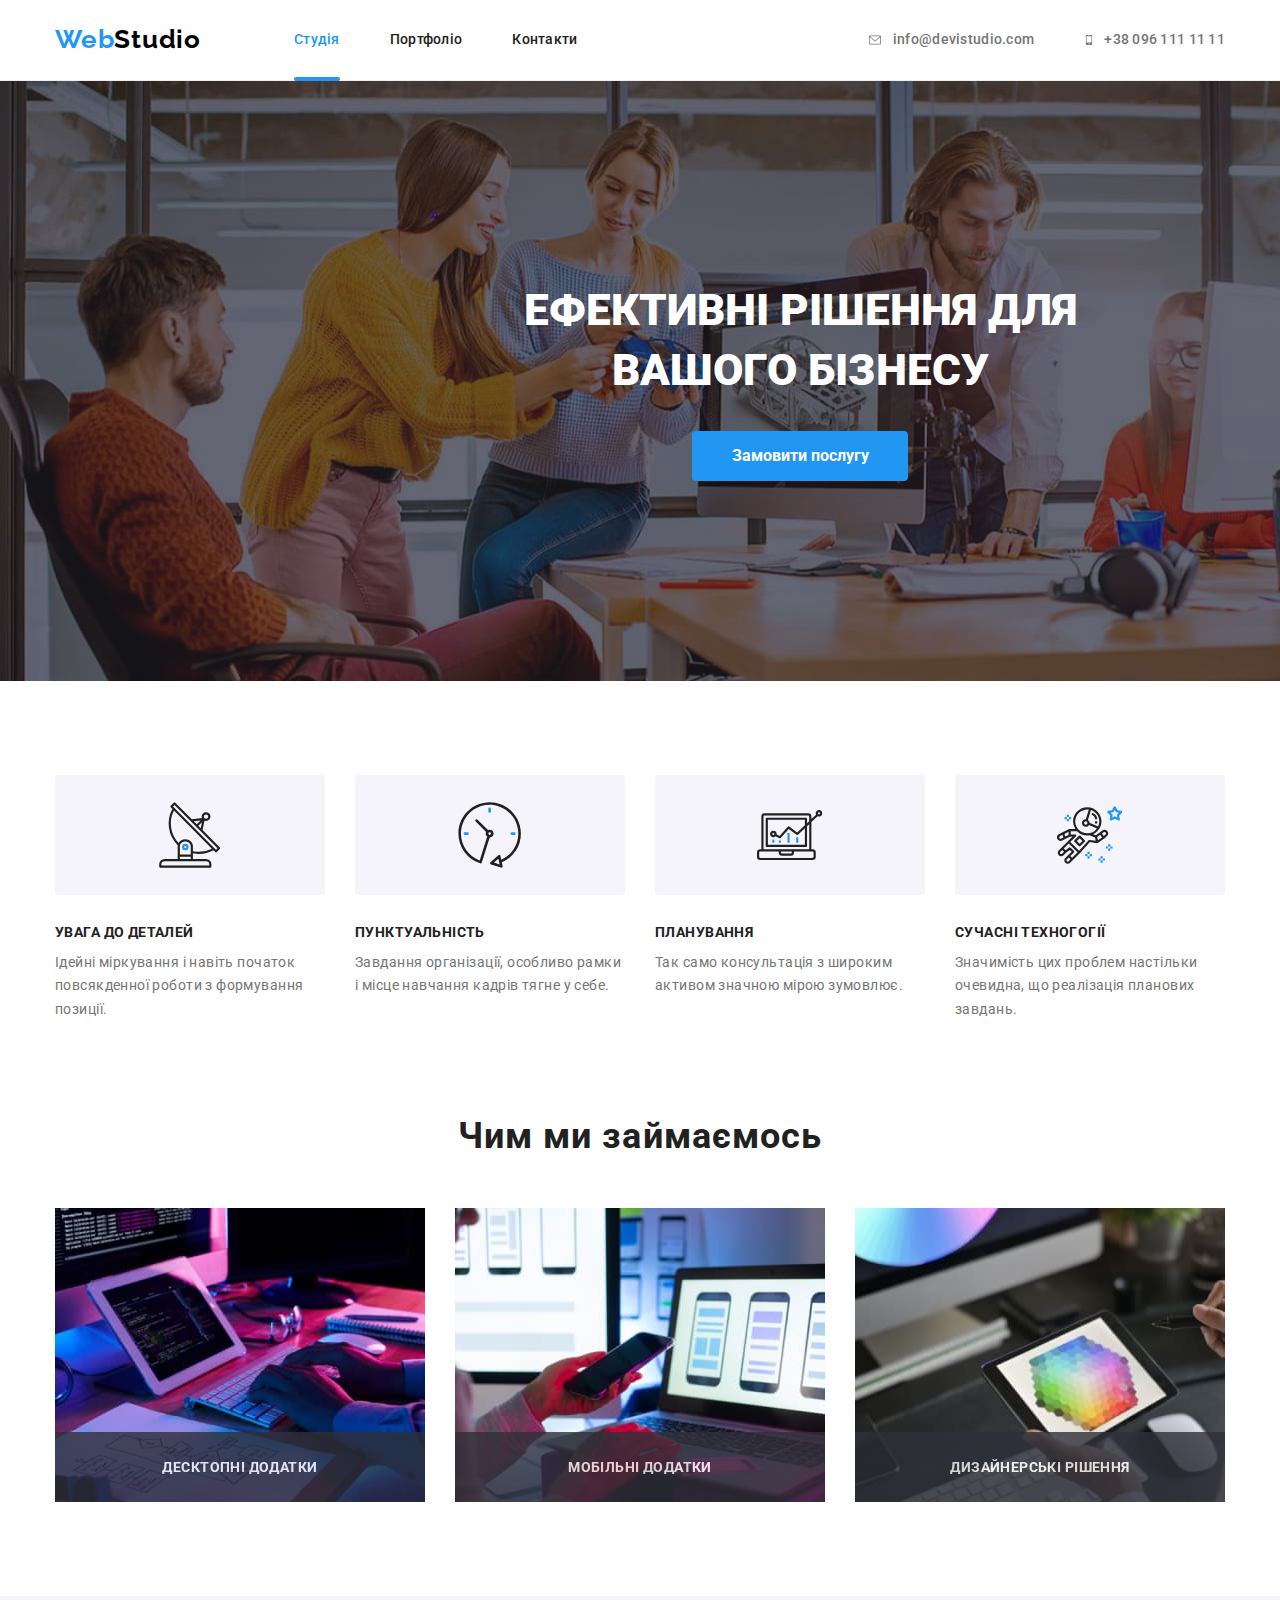
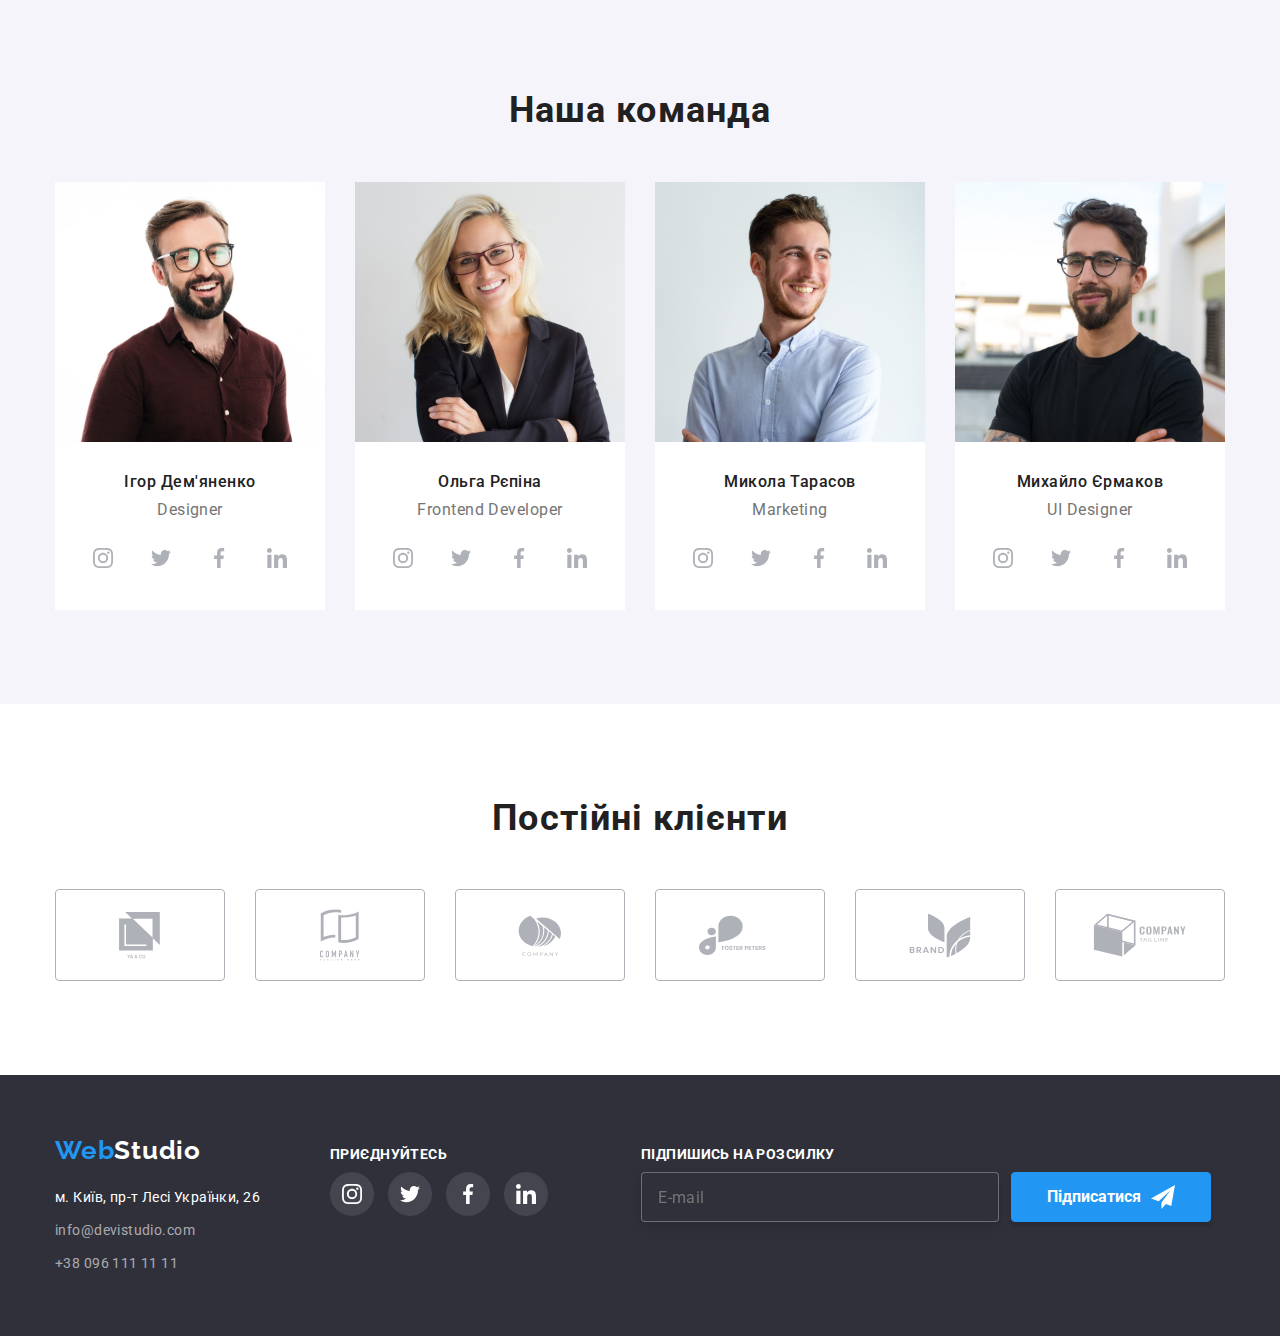
<file: index.html>
<!DOCTYPE html>
<html lang="uk">
  <head>
    <meta charset="UTF-8" />
    <meta http-equiv="X-UA-Compatible" content="IE=edge" />
    <meta name="viewport" content="width=device-width, initial-scale=1.0" />
    <title>Document</title>

    <link rel="preconnect" href="https://fonts.googleapis.com" />
    <link rel="preconnect" href="https://fonts.gstatic.com" crossorigin />
    <link
      href="https://fonts.googleapis.com/css2?family=Raleway:wght@700&family=Roboto:wght@400;500;700;900&display=swap"
      rel="stylesheet"
    />

    <link
      rel="stylesheet"
      href="https://cdnjs.cloudflare.com/ajax/libs/modern-normalize/1.1.0/modern-normalize.css"
    />

    <link rel="stylesheet" href="./css/styles.css" />
  </head>

  <body>
    <!-- верхня лінія -->
    <header class="header">
      <div class="main-nav container">
        <nav class="main-nav">
          <a href="./index.html" class="head-logo" lang="en">
            <span class="logo">Web</span>Studio</a
          >

          <ul class="site-nav list">
            <li class="item">
              <a href="./index.html" class="link current">Студія</a>
            </li>
            <li class="item">
              <a href="./portfolio.html" class="link">Портфоліо</a>
            </li>
            <li class="item"><a href="" class="link">Контакти</a></li>
          </ul>
        </nav>

        <ul class="adress-header">
          <li class="item">
            <a href="mailto:info@devistudio.com" class="nav-contact mail-icon">
              <svg width="16" height="12" class="fill-mail">
                <use href="./svg/symbol-defs.svg#icon-envelope"></use></svg>info@devistudio.com</a>
          </li>
          <li class="item">
            <a href="tel:+380961111111" class="nav-contact mobile-icon">
              <svg width="10" height="16" class="fill-mobile">
                <use href="./svg/symbol-defs.svg#icon-mobile"></use></svg>+38 096 111 11 11</a>
          </li>
        </ul>
      </div>
    </header>

    <main>
      <!-- шапка -->
      <div class="bg-img">
        <section class="hero">
          <div class="container">
            <h1 class="hero-description">
              ефективні рішення для вашого бізнесу
            </h1>
            <button type="button" class="hero-button" data-modal-open>
              Замовити послугу
            </button >
            <div class="backdrop is-hidden" data-modal>
              <div class="modal">
                <button type="button" data-modal-close class="modal-btn">
                  <svg class="modal-close">
                    <use href="./svg/symbol-defs.svg#icon-Vector"></use>
                  </svg>
                </button>
                <form class="modal-form" action="#">
                  <p class="modal-title">
                    Оставьте свои данные, мы вам перезвоним
                  </p>
                  <!-- <label class="modal-form-label">
                    Имя
                    <span class="form-input-wrap">
                      <input class="modal-form-input" type="text" name="user-name" minlength="3" pattern="[a-zA-Zа-яёА-ЯЁ]+"
                        title="Допустимы только знаки кириллицы и латиницы" />
                      <svg class="modal-form-input-icon">
                        <use href="./svg/symbol-defs.svg#icon-Vector-1"></use>
                      </svg>
                    </span>
                  </label>
                  <label class="modal-form-label">
                    Телефон
                    <span class="form-input-wrap">
                      <input class="modal-form-input" type="tel" name="user-phone" minlength="12" pattern="[0-9]{12}"
                        title="380123456789" />
                      <svg class="modal-form-input-icon">
                        <use href="./svg/symbol-defs.svg#icon-Vector-2"></use>
                      </svg>
                    </span>
                  </label>
                  <label class="modal-form-label">
                    Почта
                    <span class="form-input-wrap">
                      <input class="modal-form-input" type="email" name="user-email" required />
                      <svg class="modal-form-input-icon">
                        <use href="./svg/symbol-defs.svg#icon-Vector-3"></use>
                      </svg>
                    </span>
                  </label>
                  <label class="modal-form-label modal-form-label-message">
                    Комментарий
                    <textarea class="modal-form-message" name="user-message" placeholder="Введите текст"></textarea>
                  </label>
                  <input class="modal-check-box visually-hidden" type="checkbox" id="accept" />
                  <label class="modal-form-label modal-form-checkbox-label" for="accept">
                    Соглашаюсь с рассылкой и принимаю
                    <a href="#" class="modal-form-link">Условия договора</a>
                  </label> -->
                  <!-- <button class="modal-form-button" type="submit">
                    Отправить -->
                  </button>
                </form>
              </div>
            </div>
            <!-- <div class="backdrop is-hidden" data-modal>
              <div class="modal">
                
                <form class="">
                <p class="sent-data">Залиште свої дані, ми вам передзвонимо</p>
                  <div class="wrap-hero">
                    <label class="lable field">
                      Ім'я
                      <input type="text" name="username"  class="modal-input" autofocus/>
                      <svg width="12" height="12" class="Vector-1">
                        <use href="./svg/symbol-defs.svg#Vector-1"></use>
                      </svg>
                    </label>
                  </div>
                
                  <label class="lable">
                    Телефон
                    <input type="tel" name="phone_number" class="modal-input" />
                  </label>
                  <label class="lable">
                    Пошта
                    <input type="email" name="email" class="modal-input"/>
                  </label>
                  <label class="lable">
                    Коментар
                    <textarea class="enter-text" name="feedback" cols="30" rows="5" placeholder="Введіть текст"></textarea>
                  </label>





                  <label class="lable">
                    <input type="checkbox" name="Погоджуюся" value="Погоджуюся з розсилкою та приймаю Умови договору" class="checkbox" checked />
                    Погоджуюся з розсилкою та приймаю Умови договору
                  </label>
                  <button class="btn-sent" type="submit">Відправити</button>
                
                </form>
                
                <button data-modal-close class="close">
                  <svg width="11" height="11" class="icon-Vector">
                    <use href="./svg/symbol-defs.svg#icon-Vector"></use>
                  </svg>
                </button>
              </div>
            </div> -->
          </div>
        </section>
      </div>

      <!-- особливості -->
      <section class="section spesiality">
        <div class="container">
          <h2 class="visually-hidden">особливості</h2>
          <ul class="spesiality-ul">
            <li class="spesiality-li icon-antena">
              <a class="icon-spesiality">
                <svg width="65.32" height="70" class="">
                  <use href="./svg/symbol-defs.svg#icon-antenna"></use>
                </svg>
              </a>
              <h3 class="spesiality-title">увага до деталей</h3>
              <p class="spesiality-detail">
                Ідейні міркування і навіть початок повсякденної роботи з
                формування позиції.
              </p>
            </li>
            <li class="spesiality-li icon-clock">
              <a class="icon-spesiality">
                <svg width="65.32" height="70" class="">
                  <use href="./svg/symbol-defs.svg#icon-clock"></use>
                </svg>
              </a>
              <h3 class="spesiality-title">пунктуальність</h3>
              <p class="spesiality-detail">
                Завдання організації, особливо рамки і місце навчання кадрів
                тягне у себе.
              </p>
            </li>
            <li class="spesiality-li icon-diagram">
              <a class="icon-spesiality">
                <svg width="65.32" height="70" class="">
                  <use href="./svg/symbol-defs.svg#icon-diagram"></use>
                </svg>
              </a>
              <h3 class="spesiality-title">планування</h3>
              <p class="spesiality-detail">
                Так само консультація з широким активом значною мірою зумовлює.
              </p>
            </li>
            <li class="spesiality-li icon-austronaut">
              <a class="icon-spesiality">
                <svg width="65.32" height="70" class="">
                  <use href="./svg/symbol-defs.svg#icon-astronaut"></use>
                </svg>
              </a>
              <h3 class="spesiality-title">сучасні техногогії</h3>
              <p class="spesiality-detail">
                Значимість цих проблем настільки очевидна, що реалізація
                планових завдань.
              </p>
            </li>
          </ul>
        </div>
      </section>

      <!-- чим ми займаємося -->
      <section class="to-do-section">
        <div class="container">
          <h2 class="section to-do">Чим ми займаємось</h2>
          <ul class="block-to-do">
            <li class="to-do-img">
              <img src="images/img1.jpg" alt="Фото1" width="370" />
              <p class="link-p to-do-fon text-todo">десктопні додатки</p>
            </li>
            <li class="to-do-img">
              <img src="images/img2.jpg" alt="Фото2" width="370" />
              <p class="link-p to-do-fon text-todo">мобільні додатки</p>
            </li>
            <li class="to-do-img">
              <img src="images/img3.jpg" alt="Фото3" width="370" />
              <p class="link-p to-do-fon text-todo">дизайнерські рішення</p>
            </li>
          </ul>
        </div>
      </section>

      <!-- наша команда -->
      <section class="team-bacg-color">
        <div class="container">
          <h2 class="section team">Наша команда</h2>
          <ul class="block-team">
            <li class="fon-team team-root">
              <img
                src="./images/imgfoto1.jpg"
                alt="Ігор Дем'яненко"
                width="270"
              />
              <div class="div-team">
                <h3 class="name">Ігор Дем'яненко</h3>
                <p class="name-descript">Designer</p>
                <ul class="sosial-link text">
                  <li class="s-link instagram-team">
                    <a
                      href="https://www.instagram.com/"
                      target="“_blank”"
                      rel="nofollow noreferrer noopener"
                      class="icon-team"
                    >
                      <svg width="20" height="20" class="instagram-team">
                        <use href="./svg/symbol-defs.svg#icon-instagram"></use>
                      </svg>
                    </a>
                  </li>
                  <li class="s-link twitter-team">
                    <a
                      href="https://www.twitter.com/"
                      target="“_blank”"
                      rel="nofollow noreferrer noopener"
                      class="icon-team"
                    >
                      <svg width="20" height="20" class="twitter-team">
                        <use href="./svg/symbol-defs.svg#icon-twitter"></use>
                      </svg>
                    </a>
                  </li>
                  <li class="s-link facebook-team">
                    <a
                      href="https://www.facedook.com/"
                      target="“_blank”"
                      rel="nofollow noreferrer noopener"
                      class="icon-team"
                    >
                      <svg width="20" height="20" class="facebook-team">
                        <use href="./svg/symbol-defs.svg#icon-facebook"></use>
                      </svg>
                    </a>
                  </li>
                  <li class="s-link linkedin-team">
                    <a
                      href="https://www.linkedin.com/"
                      target="“_blank”"
                      rel="nofollow noreferrer noopener"
                      class="icon-team"
                    >
                      <svg width="20" height="20" class="linkedin-team">
                        <use href="./svg/symbol-defs.svg#icon-linkedin"></use>
                      </svg>
                    </a>
                  </li>
                </ul>
              </div>
            </li>
            <li class="fon-team team-root">
              <img src="./images/imgfoto2.jpg" alt="Ольга Рєпіна" width="270" />
              <div class="div-team">
                <h3 class="name">Ольга Рєпіна</h3>
                <p class="name-descript">Frontend Developer</p>
                <ul class="sosial-link text">
                  <li class="s-link instagram-team">
                    <a
                      href="https://www.instagram.com/"
                      target="“_blank”"
                      rel="nofollow noreferrer noopener"
                      class="icon-team"
                    >
                      <svg width="20" height="20" class="instagram-team">
                        <use href="./svg/symbol-defs.svg#icon-instagram"></use>
                      </svg>
                    </a>
                  </li>
                  <li class="s-link twitter-team">
                    <a
                      href="https://www.twitter.com/"
                      target="“_blank”"
                      rel="nofollow noreferrer noopener"
                      class="icon-team"
                    >
                      <svg width="20" height="20" class="twitter-team">
                        <use href="./svg/symbol-defs.svg#icon-twitter"></use>
                      </svg>
                    </a>
                  </li>
                  <li class="s-link facebook-team">
                    <a
                      href="https://www.facedook.com/"
                      target="“_blank”"
                      rel="nofollow noreferrer noopener"
                      class="icon-team"
                    >
                      <svg width="20" height="20" class="facebook-team">
                        <use href="./svg/symbol-defs.svg#icon-facebook"></use>
                      </svg>
                    </a>
                  </li>
                  <li class="s-link linkedin-team">
                    <a
                      href="https://www.linkedin.com/"
                      target="“_blank”"
                      rel="nofollow noreferrer noopener"
                      class="icon-team"
                    >
                      <svg width="20" height="20" class="linkedin-team">
                        <use href="./svg/symbol-defs.svg#icon-linkedin"></use>
                      </svg>
                    </a>
                  </li>
                </ul>
              </div>
            </li>
            <li class="fon-team team-root">
              <img
                src="./images/imgfoto3.jpg"
                alt="Микола Тарасов"
                width="270"
              />
              <div class="div-team">
                <h3 class="name">Микола Тарасов</h3>
                <p class="name-descript">Marketing</p>
                <ul class="sosial-link text">
                  <li class="s-link instagram-team">
                    <a
                      href="https://www.instagram.com/"
                      target="“_blank”"
                      rel="nofollow noreferrer noopener"
                      class="icon-team"
                    >
                      <svg width="20" height="20" class="instagram-team">
                        <use href="./svg/symbol-defs.svg#icon-instagram"></use>
                      </svg>
                    </a>
                  </li>
                  <li class="s-link twitter-team">
                    <a
                      href="https://www.twitter.com/"
                      target="“_blank”"
                      rel="nofollow noreferrer noopener"
                      class="icon-team"
                    >
                      <svg width="20" height="20" class="twitter-team">
                        <use href="./svg/symbol-defs.svg#icon-twitter"></use>
                      </svg>
                    </a>
                  </li>
                  <li class="s-link facebook-team">
                    <a
                      href="https://www.facedook.com/"
                      target="“_blank”"
                      rel="nofollow noreferrer noopener"
                      class="icon-team"
                    >
                      <svg width="20" height="20" class="facebook-team">
                        <use href="./svg/symbol-defs.svg#icon-facebook"></use>
                      </svg>
                    </a>
                  </li>
                  <li class="s-link linkedin-team">
                    <a
                      href="https://www.linkedin.com/"
                      target="“_blank”"
                      rel="nofollow noreferrer noopener"
                      class="icon-team"
                    >
                      <svg width="20" height="20" class="linkedin-team">
                        <use href="./svg/symbol-defs.svg#icon-linkedin"></use>
                      </svg>
                    </a>
                  </li>
                </ul>
              </div>
            </li>
            <li class="fon-team team-root">
              <img
                src="./images/imgfoto4.jpg"
                alt="Михайло Єрмаков"
                width="270"
              />
              <div class="div-team">
                <h3 class="name">Михайло Єрмаков</h3>
                <p class="name-descript">UI Designer</p>
                <ul class="sosial-link text">
                  <li class="s-link instagram-team">
                    <a
                      href="https://www.instagram.com/"
                      target="“_blank”"
                      rel="nofollow noreferrer noopener"
                      class="icon-team"
                    >
                      <svg width="20" height="20" class="instagram-team">
                        <use href="./svg/symbol-defs.svg#icon-instagram"></use>
                      </svg>
                    </a>
                  </li>
                  <li class="s-link twitter-team">
                    <a
                      href="https://www.twitter.com/"
                      target="“_blank”"
                      rel="nofollow noreferrer noopener"
                      class="icon-team"
                    >
                      <svg width="20" height="20" class="twitter-team">
                        <use href="./svg/symbol-defs.svg#icon-twitter"></use>
                      </svg>
                    </a>
                  </li>
                  <li class="s-link facebook-team">
                    <a
                      href="https://www.facedook.com/"
                      target="“_blank”"
                      rel="nofollow noreferrer noopener"
                      class="icon-team"
                    >
                      <svg width="20" height="20" class="facebook-team">
                        <use href="./svg/symbol-defs.svg#icon-facebook"></use>
                      </svg>
                    </a>
                  </li>
                  <li class="s-link linkedin-team">
                    <a
                      href="https://www.linkedin.com/"
                      target="“_blank”"
                      rel="nofollow noreferrer noopener"
                      class="icon-team"
                    >
                      <svg width="20" height="20" class="linkedin-team">
                        <use href="./svg/symbol-defs.svg#icon-linkedin"></use>
                      </svg>
                    </a>
                  </li>
                </ul>
              </div>
            </li>
          </ul>
        </div>
      </section>

      <!-- client -->
      <section class="client-bacg-color">
        <div class="container">
          <h2 class="section client">Постійні клієнти</h2>
          <ul class="block-client">
            <li class="fon-client client-root">
              <a href="#" class="icon-client">
                <svg width="41" height="46.7" class="group">
                  <use href="./svg/symbol-defs.svg#icon-group1"></use>
                </svg>
              </a>
            </li>
            <li class="fon-client client-root">
              <a href="#" class="icon-client">
                <svg width="40" height="52" class="group">
                  <use href="./svg/symbol-defs.svg#icon-group2"></use>
                </svg>
              </a>
            </li>
            <li class="fon-client client-root">
              <a href="#" class="icon-client">
                <svg width="43.46" height="41.18" class="group">
                  <use href="./svg/symbol-defs.svg#icon-group3"></use>
                </svg>
              </a>
            </li>
            <li class="fon-client client-root">
              <a href="#" class="icon-client">
                <svg width="84.44" height="40.62" class="group">
                  <use href="./svg/symbol-defs.svg#icon-group4"></use>
                </svg>
              </a>
            </li>
            <li class="fon-client client-root">
              <a href="#" class="icon-client">
                <svg width="62.54" height="45.43" class="group">
                  <use href="./svg/symbol-defs.svg#icon-group5"></use>
                </svg>
              </a>
            </li>
            <li class="fon-client client-root">
              <a href="#" class="icon-client">
                <svg width="93.79" height="43.93" class="group">
                  <use href="./svg/symbol-defs.svg#icon-group6"></use>
                </svg>
              </a>
            </li>
          </ul>
        </div>
      </section>
    </main>

    <!-- підвал -->
    <footer class="footer">
      <div class="container all-foot-container">
        <div class="foot-container">
          <a href="./index.html" class="foot-logo" lang="en">
            <span class="logo2">Web</span>Studio</a
          >

          <address class="adress-footer">
            <ul>
              <li class="footer-contacts">
                <a
                  href="https://goo.gl/maps/aEMZoAk3HxBRNMkt7"
                  target="“_blank”"
                  rel="nofollow noreferrer noopener"
                  class="map"
                  >м. Київ, пр-т Лесі Українки, 26</a
                >
              </li>
              <li class="footer-contacts">
                <a href="mailto:info@devistudio.com" class="foot-nav-contact"
                  >info@devistudio.com</a
                >
              </li>
              <li class="footer-contacts">
                <a href="tel:+380961111111" class="foot-nav-contact"
                  >+38 096 111 11 11</a
                >
              </li>
            </ul>
          </address>
        </div>

        <div class="add-container">
          <p class="link-p">приєднуйтесь</p>
          <ul class="sosial-link-foot">
            <li class="s-link-foot instagram">
              <a
                href="https://www.instagram.com/"
                target="“_blank”"
                rel="nofollow noreferrer noopener"
                class="icon-foot"
              >
                <svg width="20" height="20" class="instagram-team">
                  <use href="./svg/symbol-defs.svg#icon-instagram"></use>
                </svg>
              </a>
            </li>
            <li class="s-link-foot twitter">
              <a
                href="https://www.twitter.com/"
                target="“_blank”"
                rel="nofollow noreferrer noopener"
                class="icon-foot"
              >
                <svg width="20" height="20" class="twitter-team">
                  <use href="./svg/symbol-defs.svg#icon-twitter"></use>
                </svg>
              </a>
            </li>
            <li class="s-link-foot facebook">
              <a
                href="https://www.facedook.com/"
                target="“_blank”"
                rel="nofollow noreferrer noopener"
                class="icon-foot"
              >
                <svg width="20" height="20" class="facebook-team">
                  <use href="./svg/symbol-defs.svg#icon-facebook"></use>
                </svg>
              </a>
            </li>
            <li class="s-link-foot linkedin">
              <a
                href="https://www.linkedin.com/"
                target="“_blank”"
                rel="nofollow noreferrer noopener"
                class="icon-foot"
              >
                <svg width="20" height="20" class="linkedin-team">
                  <use href="./svg/symbol-defs.svg#icon-linkedin"></use>
                </svg>
              </a>
            </li>
          </ul>
        </div>

        <div class="distribution-container">
          <p class="link-p">підпишись на розсилку</p>

              <form class="wrap">
            <label>
              <input type="email" name="email" placeholder="E-mail" class="E-mail"/>
            </label>

            <button type="submit" class="sign">
              <span class="text-sign">Підписатися</span>
            <svg width="24" height="24" class="icon-send">
              <use href="./svg/symbol-defs.svg#icon-send"></use>
            </svg>
          </button>
              </form>
        </div>
      </div>
    </footer>
    <script src="./js/modal.js"></script>
  </body>
</html>
</file>
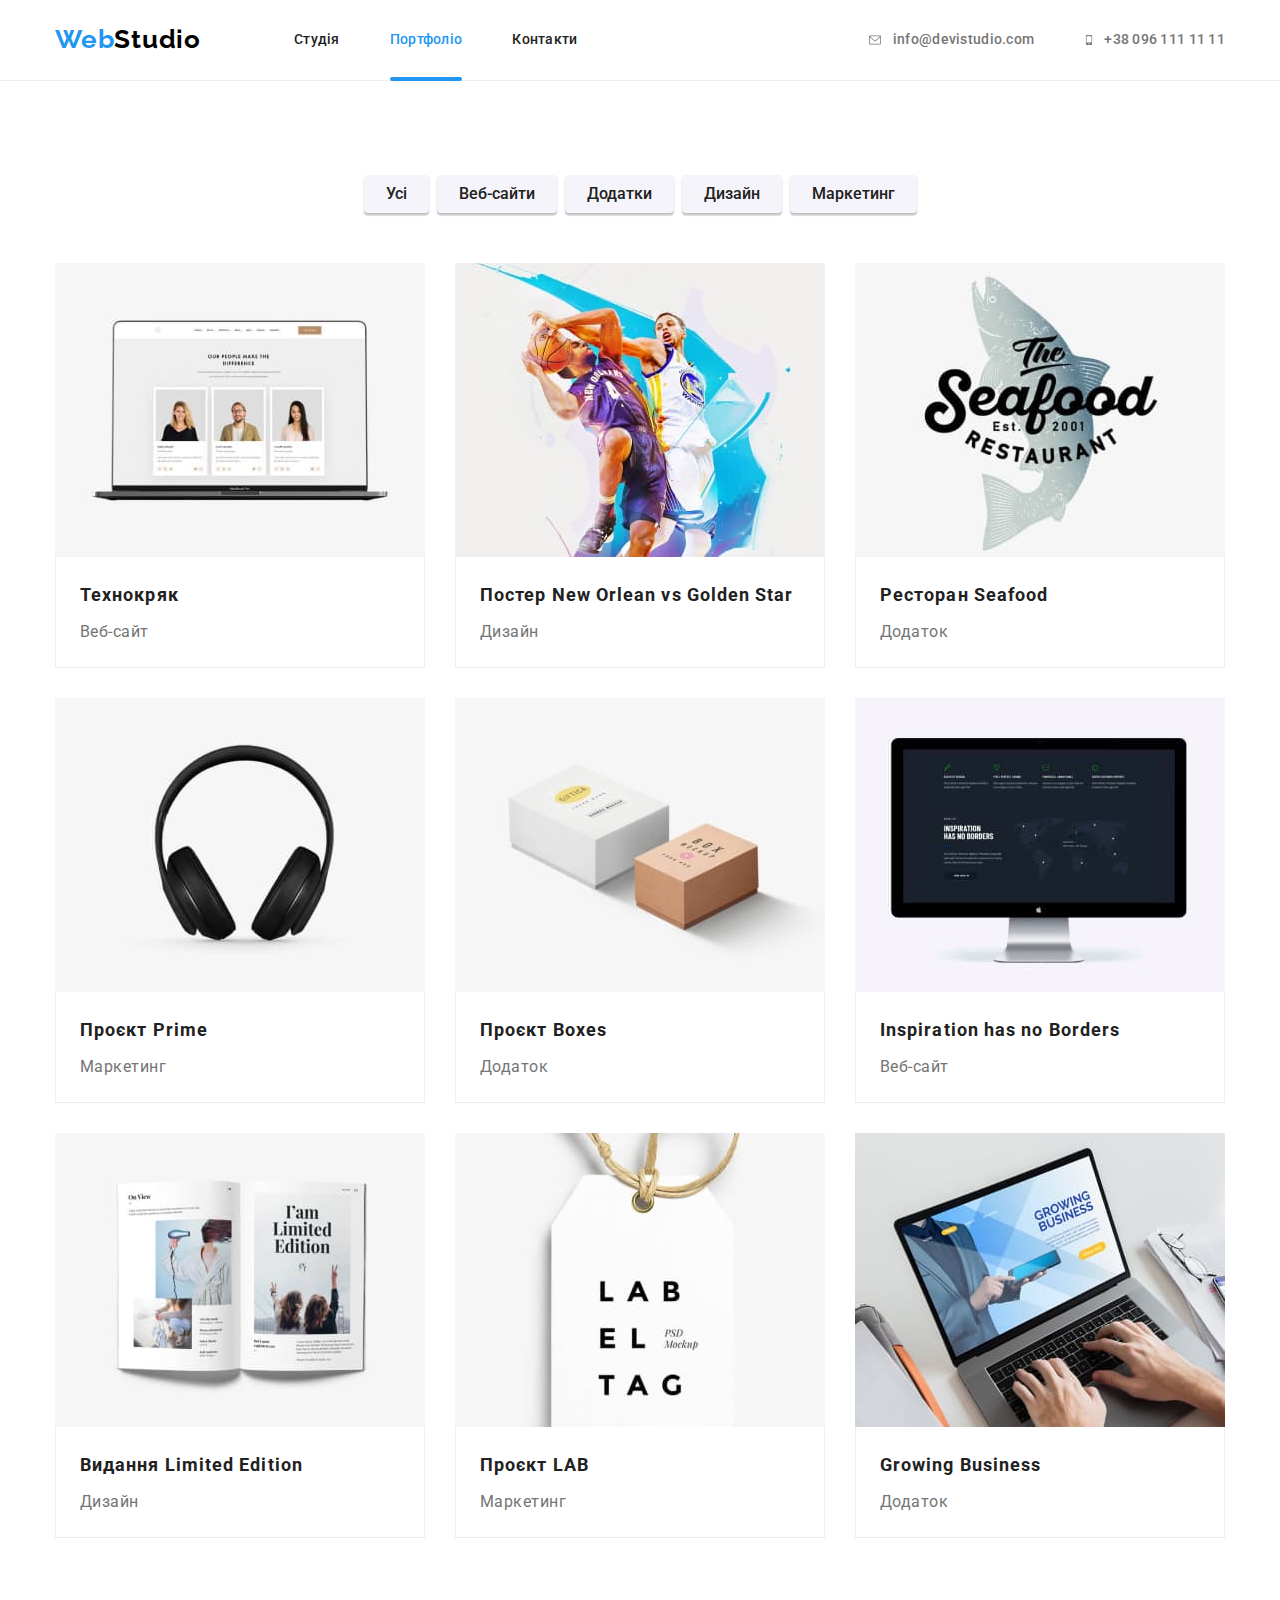
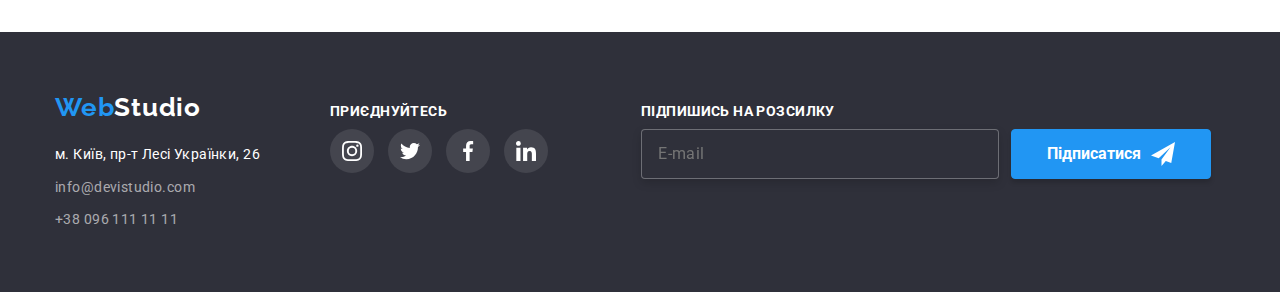
<file: portfolio.html>
<!DOCTYPE html>
<html lang="uk">

<head>
  <meta charset="UTF-8" />
  <meta http-equiv="X-UA-Compatible" content="IE=edge" />
  <meta name="viewport" content="width=device-width, initial-scale=1.0" />
  <title>Document</title>


  <link rel="preconnect" href="https://fonts.googleapis.com" />
  <link rel="preconnect" href="https://fonts.gstatic.com" crossorigin />
  <link href="https://fonts.googleapis.com/css2?family=Raleway:wght@700&family=Roboto:wght@400;500;700;900&display=swap"
    rel="stylesheet" />

  <link rel="stylesheet" href="https://cdnjs.cloudflare.com/ajax/libs/modern-normalize/1.1.0/modern-normalize.css">

  <link rel="stylesheet" href="./css/styles.css" />

</head>

<body>
  <!-- верхня лінія -->
  <header class="header">

    <div class="main-nav container">

      <nav class="main-nav">
        <a href="./index.html" class="head-logo" lang="en">
          <span class="logo">Web</span>Studio</a>

        <ul class="site-nav list">
          <li class="item"><a href="./index.html" class="link">Студія</a></li>
          <li class="item"><a href="./portfolio.html" class="link current">Портфоліо</a></li>
          <li class="item"><a href="" class="link">Контакти</a></li>
        </ul>
      </nav>

        <ul class="adress-header">
          <li class="item">
            <a href="mailto:info@devistudio.com" class="nav-contact mail-icon">
              <svg width="16" height="12" class="fill-mail">
                <use href="./svg/symbol-defs.svg#icon-envelope"></use>
              </svg>info@devistudio.com</a>
          </li>
          <li class="item">
            <a href="tel:+380961111111" class="nav-contact mobile-icon">
              <svg width="10" height="16" class="fill-mobile">
                <use href="./svg/symbol-defs.svg#icon-mobile"></use>
              </svg>+38 096 111 11 11</a>
          </li>
        </ul>
    </div>
  </header>


    <main>
      <section class="section-pf-nav">
        <div class="container">
        <h1 class="visually-hidden">Портфоліо</h1>
        <ul class="block-pf-nav btn">
          <li><button type="button" class="portfolio-button">Усі</button></li>
          <li><button type="button" class="portfolio-button">Веб-сайти</button></li>
          <li><button type="button" class="portfolio-button">Додатки</button></li>
          <li><button type="button" class="portfolio-button">Дизайн</button></li>
          <li><button type="button" class="portfolio-button">Маркетинг</button></li>
        </ul>

        <ul class="block-job">
          <li class="bacg-job pf-flex">
          <a href="" class="pf-a">
            <div class="product-thumb">
            <img src="./images/prod1.jpg" alt="Технокряк" width="370" class="img-pf"/>
              <div class="product-overlay">
              <p class="content">Ресурс пропонує комплексні пропозиції з різним рівнем функціоналу та сервісів. Все це дозволить відвідувачу отримати
            вичерпні відомості про компанію чи приватну особу.</p>
              </div>
             </div>
          
            <div class="job-type">
            <h2 class="job">Технокряк</h2>
            <p class="type">Веб-сайт</p>
            </div>
          </a>
          </li>




          <li class="bacg-job pf-flex">
            <a href="" class="pf-a">
              <div class="product-thumb">
            <img src="./images/prod2.jpg" alt="Постер New Orlean vs Golden Star" width="370" class="img-pf" />
             <div class="product-overlay">
              <p class="content">Ресурс пропонує комплексні пропозиції з різним рівнем функціоналу та сервісів. Все це дозволить відвідувачу отримати
            вичерпні відомості про компанію чи приватну особу.</p>
              </div>
             </div>
             
            <div class="job-type">
            <h2 class="job">Постер New Orlean vs Golden Star</h2>
            <p class="type">Дизайн</p>
            </div>
          </a>
          </li>
          <li class="bacg-job pf-flex">
            <a href="" class="pf-a">
              <div class="product-thumb">
            <img src="./images/prod3.jpg" alt="Ресторан Seafood" width="370" class="img-pf"/>
             <div class="product-overlay">
              <p class="content">Ресурс пропонує комплексні пропозиції з різним рівнем функціоналу та сервісів. Все це дозволить відвідувачу отримати
            вичерпні відомості про компанію чи приватну особу.</p>
              </div>
             </div>
             
            <div class="job-type">
            <h2 class="job">Ресторан Seafood</h2>
            <p class="type">Додаток</p>
            </div>
          </a>
          </li>
          <li class="bacg-job pf-flex">
            <a href="" class="pf-a">
              <div class="product-thumb">
            <img src="./images/prod4.jpg" alt="Проєкт Prime" width="370" class="img-pf" />
             <div class="product-overlay">
              <p class="content">Ресурс пропонує комплексні пропозиції з різним рівнем функціоналу та сервісів. Все це дозволить відвідувачу отримати
            вичерпні відомості про компанію чи приватну особу.</p>
              </div>
             </div>
             
            <div class="job-type">
            <h2 class="job">Проєкт Prime</h2>
            <p class="type">Маркетинг</p>
            </div>
          </a>
          </li>
          <li class="bacg-job pf-flex">
            <a href="" class="pf-a">
              <div class="product-thumb">
            <img src="./images/prod5.jpg" alt="Проєкт Boxes" width="370" class="img-pf"/>
             <div class="product-overlay">
              <p class="content">Ресурс пропонує комплексні пропозиції з різним рівнем функціоналу та сервісів. Все це дозволить відвідувачу отримати
            вичерпні відомості про компанію чи приватну особу.</p>
              </div>
             </div>
             
            <div class="job-type">
            <h2 class="job">Проєкт Boxes</h2>
            <p class="type">Додаток</p>
            </div>
          </a>
          </li>
          <li class="bacg-job pf-flex">
            <a href="" class="pf-a">
              <div class="product-thumb">
            <img src="./images/prod6.jpg" alt="Inspiration has no Borders" width="370" class="img-pf"/>
             <div class="product-overlay">
              <p class="content">Ресурс пропонує комплексні пропозиції з різним рівнем функціоналу та сервісів. Все це дозволить відвідувачу отримати
            вичерпні відомості про компанію чи приватну особу.</p>
              </div>
             </div>
             
            <div class="job-type">
            <h2 class="job">Inspiration has no Borders</h2>
            <p class="type">Веб-сайт</p>
            </div>
          </a>
          </li>
          <li class="bacg-job pf-flex">
            <a href="" class="pf-a">
              <div class="product-thumb">
            <img src="./images/prod7.jpg" alt="Видання Limited Edition" width="370" class="img-pf"/>
             <div class="product-overlay">
              <p class="content">Ресурс пропонує комплексні пропозиції з різним рівнем функціоналу та сервісів. Все це дозволить відвідувачу отримати
            вичерпні відомості про компанію чи приватну особу.</p>
              </div>
             </div>
             
            <div class="job-type">
            <h2 class="job">Видання Limited Edition</h2>
            <p class="type">Дизайн</p>
            </div>
          </a>
          </li>
          <li class="bacg-job pf-flex">
            <a href="" class="pf-a">
              <div class="product-thumb">
            <img src="./images/prod8.jpg" alt="Проєкт LAB" width="370" class="img-pf"/>
             <div class="product-overlay">
              <p class="content">Ресурс пропонує комплексні пропозиції з різним рівнем функціоналу та сервісів. Все це дозволить відвідувачу отримати
            вичерпні відомості про компанію чи приватну особу.</p>
              </div>
             </div>
             
            <div class="job-type">
            <h2 class="job">Проєкт LAB</h2>
            <p class="type">Маркетинг</p>
            </div>
          </a>
          </li>
          <li class="bacg-job pf-flex">
            <a href="" class="pf-a">
              <div class="product-thumb">
            <img src="./images/prod9.jpg" alt="Growing Business" width="370" class="img-pf"/>
             <div class="product-overlay">
              <p class="content">Ресурс пропонує комплексні пропозиції з різним рівнем функціоналу та сервісів. Все це дозволить відвідувачу отримати
            вичерпні відомості про компанію чи приватну особу.</p>
              </div>
             </div>
             
            <div class="job-type">
            <h2 class="job">Growing Business</h2>
            <p class="type">Додаток</p>
          </div>
        </a>
          </li>
        </ul>
        </div>
      </section>
    </main>


  <!-- підвал -->
    <footer class="footer">
      <div class="container all-foot-container">
        <div class="foot-container">
          <a href="./index.html" class="foot-logo" lang="en">
            <span class="logo2">Web</span>Studio</a>
    
          <address class="adress-footer">
            <ul>
              <li class="footer-contacts">
                <a href="https://goo.gl/maps/aEMZoAk3HxBRNMkt7" target="“_blank”" rel="nofollow noreferrer noopener"
                  class="map">м. Київ, пр-т Лесі Українки, 26</a>
              </li>
              <li class="footer-contacts">
                <a href="mailto:info@devistudio.com" class="foot-nav-contact">info@devistudio.com</a>
              </li>
              <li class="footer-contacts">
                <a href="tel:+380961111111" class="foot-nav-contact">+38 096 111 11 11</a>
              </li>
            </ul>
          </address>
        </div>
    
        <div class="add-container">
          <p class="link-p">приєднуйтесь</p>
          <ul class="sosial-link-foot">
            <li class="s-link-foot instagram">
              <a href="https://www.instagram.com/" target="“_blank”" rel="nofollow noreferrer noopener" class="icon-foot">
                <svg width="20" height="20" class="instagram-team">
                  <use href="./svg/symbol-defs.svg#icon-instagram"></use>
                </svg>
              </a>
            </li>
            <li class="s-link-foot twitter">
              <a href="https://www.twitter.com/" target="“_blank”" rel="nofollow noreferrer noopener" class="icon-foot">
                <svg width="20" height="20" class="twitter-team">
                  <use href="./svg/symbol-defs.svg#icon-twitter"></use>
                </svg>
              </a>
            </li>
            <li class="s-link-foot facebook">
              <a href="https://www.facedook.com/" target="“_blank”" rel="nofollow noreferrer noopener" class="icon-foot">
                <svg width="20" height="20" class="facebook-team">
                  <use href="./svg/symbol-defs.svg#icon-facebook"></use>
                </svg>
              </a>
            </li>
            <li class="s-link-foot linkedin">
              <a href="https://www.linkedin.com/" target="“_blank”" rel="nofollow noreferrer noopener" class="icon-foot">
                <svg width="20" height="20" class="linkedin-team">
                  <use href="./svg/symbol-defs.svg#icon-linkedin"></use>
                </svg>
              </a>
            </li>
          </ul>
        </div>
    
        <div class="distribution-container">
          <p class="link-p">підпишись на розсилку</p>
        
          <form class="wrap">
            <label>
              <input type="email" name="email" placeholder="E-mail" class="E-mail" />
            </label>
        
            <button type="submit" class="sign">
              <span class="text-sign">Підписатися</span>
              <svg width="24" height="24" class="icon-send">
                <use href="./svg/symbol-defs.svg#icon-send"></use>
              </svg>
            </button>
          </form>
        </div>
      </div>
    </footer>
    <script src="./js/modal.js"></script>
    </body>
    
    </html>
</file>
<file: css/styles.css>
/* main text color #212121 */
/* secondary text color #757575 */
/* logo color #2196F3  #FFFFFF */
/* bacground color #2F303A */
/* wite color #F5F5F5 */

:root {
  --primary-text-color: #212121;
  --secondary-text-color: #757575;
  --accent-color: #2196f3;
  --white-btn-color: #ffffff;
  --most-background-color: #f5f5f5;
  --dark-background-color: #f5f4fa;
  --black-color: #000;
  --border-pf: #eeeeee;
  --footer-bg-color: #2f303a;
  --hero-btn: #188ce8;
  --border-client: #afb1b8;
  --transition-timing:250ms cubic-bezier(0.4, 0, 0.2, 1);
  --links-hover-color:#2196F3;
}

ul,
p {
  list-style: none;
  margin: 0;
  padding: 0;
}
a {
  text-decoration: none;
}

img {
  display: block;
  max-width: 100%;
  height: auto;
}
.visually-hidden {
  position: absolute;
  white-space: nowrap;
  width: 1px;
  height: 1px;
  overflow: hidden;
  border: 0;
  padding: 0;
  clip: rect(0, 0, 0, 0);
  clip-path: inset(50%);
  margin: -1px;
}

/* * {
  outline: 1px solid green;
} */

body {
  background-color: #ffffff;
  /* var(--most-background-color); */
  color: var(--primary-text-color);
  font-family: "Roboto", sans-serif;
}
.container {
  width: 1200px;
  margin-left: auto;
  margin-right: auto;
  padding-left: 15px;
  padding-right: 15px;
}





/* верхня лінія */
.header {
  background: var(--white-btn-color);
  border-bottom: 1px solid var(--border-pf);
}
.head-logo {
  /* margin: 0; */
  margin-right: 93px;
  padding-top: 24px;
  padding-bottom: 25px;

  color: var(--black-color);
  font-family: "Raleway", sans-serif;
  font-weight: 700;
  font-size: 26px;
  line-height: 1.19;
  letter-spacing: 0.03em;
}

.logo {
  color: var(--accent-color);
  font-family: "Raleway", sans-serif;
  /* padding-top: 24px;
  padding-bottom: 25px; */
}










/* navigation */

.main-nav {
  display: flex;
  align-items: center;
  /* padding: 0; */
}
.site-nav {
  display: flex;
}

.site-nav .item:not(:last-child) {
  margin-right: 50px;
}

.site-nav .link {
  display: block;
  /* margin: 0; */
  padding-top: 32px;
  padding-bottom: 32px;

  color: var(--primary-text-color);
  font-weight: 500;
  font-size: 14px;
  line-height: 1.14;
  letter-spacing: 0.02em;
  transition: color 250ms cubic-bezier(0.4, 0, 0.2, 1);
}

.site-nav .link:hover,
.site-nav .link:focus,
.site-nav .link.current,
.nav-contact:hover,
.nav-contact:focus,
.map:focus,
.map:hover,
.foot-nav-contact:hover,
.foot-nav-contact:focus {
  color: var(--accent-color);
}

.site-nav .current{
  position: relative;
  display: block;
  color: var(--accent-color);
}

.item .current::after{
  position: absolute;
  bottom: -1px;
  display: block;
  content: "";
  width: 100%;
  height: 4px;
  background-color: var(--accent-color);
  border-radius: 2px;
}

.nav-contact {
  display: block;
  /* display: flex;
  margin: 0;
  padding: 0; */
  padding-top: 32px;
  padding-bottom: 32px;
  /* min-width: 122px; */

  color: var(--secondary-text-color);
  font-weight: 500;
  font-size: 14px;
  line-height: 1.14;
  letter-spacing: 0.02em;
  transition: color 250ms cubic-bezier(0.4, 0, 0.2, 1);
  
}

.adress-header {
  display: flex;
  margin-left: auto;
}

.adress-header .item + .item {
  margin-left: 50px;
  /* padding-right: 15px; */
}

.button {
  display: inline-block;
  border: 1px solid transparent;
  border-radius: 4px;
  text-align: center;
}

.mail-icon,
.mobile-icon {
  display: flex;
  align-items: center;
  gap: 10px;
}

.fill-mail,
.fill-mobile {
  fill: var(--secondary-text-color);
  transition: fill 250ms cubic-bezier(0.4, 0, 0.2, 1);
}

.nav-contact:focus .fill-mail,
.nav-contact:hover .fill-mail,
.nav-contact:hover .fill-mobile,
.nav-contact:focus .fill-mobile {
  fill: var(--accent-color);
}










/* hero */
.hero {
  padding: 200px 0;
  background-color: var(--footer-bg-color);
  background-image: linear-gradient(
      rgba(47, 48, 58, 0.4),
      rgba(47, 48, 58, 0.4)
    ),
    url(../images/fon.jpg);
  text-align: center;
  width: 1600px;
  margin: auto;
}

.hero-description {
  max-width: 696px;
  margin: 0 auto 30px;

  color: var(--white-btn-color);
  /* background: var(--footer-bg-color); */
  text-transform: uppercase;
  font-weight: 900;
  font-size: 44px;
  line-height: 1.36;
}

.hero-button {
  display: inline-block;
  padding: 10px 32px;
  border: none;
  color: var(--white-btn-color);
  background: var(--accent-color);
  font-weight: 700;
  font-size: 16px;
  line-height: 1.87;
 
  border-radius: 4px;
  font-family: "Roboto", sans-serif;
  width: 216px;
  cursor: pointer;
  transition: background-color 250ms cubic-bezier(0.4, 0, 0.2, 1);
}

.hero-button:hover,
.hero-button:focus {
  background: var(--hero-btn);
  box-shadow: 0px 4px 4px rgba(0, 0, 0, 0.15);
  border-radius: 4px;
}




/* modal fild */

.backdrop {
  width: 100vw;
  height: 100vh;
  position: fixed;
  top: 0;
  background: rgba(0, 0, 0, 0.2);
  transition: visibility 500ms var(--transition-timing),
    opacity 1000ms var(--transition-timing);
}

.modal {
  position: absolute;
  min-width: 528px;
  min-height: 581px;
  top: 50%;
  left: 50%;
  transform: translate(-50%, -50%) scale(1) rotate(0deg);
  background-color: var(--most-background-color);
  box-shadow: 0px 1px 3px rgba(0, 0, 0, 0.12), 0px 1px 1px rgba(0, 0, 0, 0.14),
    0px 2px 1px rgba(0, 0, 0, 0.2);
  border-radius: 4px;
  transition: transform 500ms var(--transition-timing);
}

.backdrop.is-hidden .modal {
  /* transform: translate(-50%, -50%) scale(0.1) rotate(180deg);
  transition: transform 500ms var(--transition-timing); */
}

.modal-btn {
  display: flex;
  justify-items: center;
  align-items: center;
  width: 30px;
  height: 30px;
  position: absolute;
  top: 8px;
  right: 8px;
  border: 1px solid rgba(0, 0, 0, 0.1);
  border-radius: 50%;
  background-color: inherit;
}

.modal-close {
  width: 18px;
  height: 18px;
}

.modal-close:hover {
  fill: var(--links-hover-color);
}

.is-hidden {
  visibility: hidden;
  opacity: 0;
  pointer-events: none;
}

.modal-form {
  display: flex;
  flex-direction: column;
  padding: 40px;
}

.modal-title {
  margin-bottom: 12px;
  font-weight: 700;
  font-size: 20px;
  line-height: 1.15;
  text-align: center;
  letter-spacing: 0.03em;
  color: var(--primary-text-color);
}

.modal-form-label {
  margin-bottom: 10px;
  font-size: 12px;
  line-height: 1.17;
  letter-spacing: 0.01em;
  color: var(--secondary-text-color);
}

.modal-form-label-message {
  margin-bottom: 20px;
}

.form-input-wrap {
  display: block;
  position: relative;
  margin-top: 4px;
}

.form-input-wrap:hover .modal-form-input-icon {
  fill: var(--links-hover-color);
}

.form-input-wrap:hover .modal-form-input {
  border-color: var(--links-hover-color);
}

.modal-form-input {
  width: 100%;
  height: 40px;
  padding-left: 42px;
  border: 1px solid rgba(33, 33, 33, 0.2);
  border-radius: 4px;
  caret-color: var(--links-hover-color);
  transition: border-color var(--transition-duration) var(--transition-timing);
}

.modal-form-message:hover,
.modal-form-input:focus,
.modal-form-message:focus {
  outline: none;
  border-color: var(--links-hover-color);
}

.modal-form-input:focus+.modal-form-input-icon {
  fill: var(--links-hover-color);
}

.modal-form-input-icon {
  position: absolute;
  top: 50%;
  left: 12px;
  width: 18px;
  height: 18px;
  transform: translateY(-50%);
  fill: var(--primary-text-color);
  transition: fill var(--transition-duration) var(--transition-timing);
}

.modal-form-message {
  display: block;
  width: 100%;
  height: 120px;
  margin-top: 4px;
  padding: 12px 16px;
  border: 1px solid rgba(33, 33, 33, 0.2);
  border-radius: 4px;
  resize: none;
  caret-color: var(--links-hover-color);
  transition: border-color var(--transition-duration) var(--transition-timing);
}

.modal-form-message::placeholder {
  font-size: 14px;
  line-height: 1.14;
  letter-spacing: 0.01em;
  color: rgba(117, 117, 117, 0.5);
}

.modal-form-button {
  align-self: center;
  min-width: 200px;
  min-height: 50px;
  border: 0;
  border-radius: 4px;
  font-weight: 700;
  font-size: 16px;
  line-height: 1.88;
  letter-spacing: 0.06em;
  color: var(--first-background-color);
  background-color: var(--links-hover-color);
  box-shadow: 0px 4px 4px rgba(0, 0, 0, 0.15);
  transition: background-color var(--transition-duration) var(--transition-timing);
}

.modal-form-checkbox-label {
  display: flex;
  justify-content: center;
  align-items: center;
  margin-bottom: 30px;
  font-size: 14px;
  line-height: 1.71;
  letter-spacing: 0.03em;
  color: var(--secondary-text-color);
  cursor: pointer;
}

.modal-check-box:checked+.modal-form-checkbox-label::before {
  border: none;
  background-image: url(../svg/symbol-defs#icon-check.svg);
}

.modal-form-checkbox-label:hover::before,
.modal-check-box:focus+.modal-form-checkbox-label::before {
  border-color: var(--links-hover-color);
}

.modal-form-checkbox-label::before {
  display: block;
  content: '';
  width: 16px;
  height: 15px;
  margin-right: 7px;
  cursor: pointer;
  border: 2px solid var(--primary-text-color);
  border-radius: 2px;
  transition: border-color var(--transition-duration) var(--transition-timing);
}

.modal-form-link {
  margin-left: 5px;
  text-decoration-line: underline;
  color: var(--links-hover-color);
}

.modal-form-checkbox .modal-form-button:hover,
.modal-form-button:focus {
  background: var(--button-hover-color);
}







/* section */
.section,
.name,
.spesiality-title {
  color: var(--primary-text-color);
  margin: 0;
  padding: 0;
}

.section {
  font-weight: 700;
  font-size: 36px;
  line-height: 1.16;
  text-align: center;
  letter-spacing: 0.03em;

  /* background-color: var(--most-background-color); */
}

.name-descript,
.spesiality-detail {
  color: var(--secondary-text-color);
}













/* особливості */
.spesiality {
  padding: 94px 0;
}

.spesiality-ul {
  /* display: inline-block; */
  display: flex;
  flex-wrap: wrap;
  /* margin-right: -30px; */
}

.spesiality-li {
  flex-basis: calc((100% - 3 * 30px) / 4);
  text-align: left;
}
.spesiality-li:not(:last-child) {
  margin-right: 30px;
}

/* .spesiality-li::before{
  display: block;
  content: "";
  height: 120px;
  background-size: contain;
  background-repeat: no-repeat;
  background-position: center;
  background: #F5F4FA;
  border-radius: 4px;
  margin-bottom: 30px;

} */
.icon-spesiality {
  flex-basis: calc((100% - 3 * 30px) / 4);
  width: 270px;
  height: 120px;
  border-radius: 4px;
  background: #f5f4fa;
  margin-bottom: 30px;
  /* width: 100%;
          height: 100%; */
  display: flex;
  justify-content: center;
  align-items: center;
}
/* .spesiality-ul .icon-antena::before{
  background-image: url("../svg/antenna\ 1.svg");
  background-repeat: no-repeat;
  background-position: center;
}

.spesiality-ul .icon-clock::before {
  background-image: url("../svg/clock\ 1.svg");
  background-repeat: no-repeat;
  background-position: center;
}

.spesiality-ul .icon-diagram::before {
  background-image: url("../svg/diagram\ 1.svg");
  background-repeat: no-repeat;
  background-position: center;
}

.spesiality-ul .icon-austronaut::before {
  background-image: url("../svg/astronaut\ 1.svg");
  background-repeat: no-repeat;
  background-position: center;
} */

.spesiality-title {
  margin-bottom: 10px;
  font-weight: 700;
  font-size: 14px;
  line-height: 1.14;
  letter-spacing: 0.03em;
  text-transform: uppercase;
}

.spesiality-detail {
  font-weight: 400;
  font-size: 14px;
  line-height: 1.71;
  letter-spacing: 0.03em;
}














/* чим ми займаємось*/
.block-to-do {
  display: flex;
  flex-wrap: wrap;
}
.to-do-section {
  padding-bottom: 94px;
}
.to-do {
  /* padding-bottom: 50px; */
  margin-bottom: 50px;
}

.to-do-img:not(:last-child) {
  margin-right: 30px;
}

.to-do-img{
  position: relative;
  display: flex;
  justify-content: center;
  align-items: flex-end;
}

.to-do-img .link-p{
  margin-bottom: 0;

}
.to-do-fon{
  width: 370px;
  height: 70px;
  position: absolute;
    /* left: 50%;
  top: 50%;
  transform: translate(-20%, -20%); */
  background-color: #2F303A;
  opacity: 0.8;
}

.text-todo{
  display: flex;
  align-items: center;
  justify-content: center;
}












/* наша команда */
.block-team {
  display: flex;
  flex-wrap: wrap;
}
.team {
  margin-bottom: 50px;
  /* padding-top: 94px; */
}
.team-bacg-color {
  background-color: var(--dark-background-color);
  padding: 94px 0;
}
.fon-team {
  background-color: var(--white-btn-color);
}

.team-root {
  flex-basis: calc((100% - 3 * 30px) / 4);
  /* padding-bottom: 94px; */
}

.fon-team:not(:last-child) {
  margin-right: 30px;
}
.name {
  /* padding-top: 30px; */
  margin-bottom: 10px;
  font-weight: 500;
  font-size: 16px;
  line-height: 19px;
  text-align: center;
  letter-spacing: 0.03em;
}

.name-descript {
  /* padding-bottom: 30px; */
  margin-bottom: 16px;
  font-weight: 400;
  font-size: 16px;
  line-height: 1.18;
  text-align: center;
  letter-spacing: 0.03em;
}

.div-team {
  padding-top: 30px;
  padding-bottom: 30px;
  text-align: center;
}

.div-team .text {
  color: #afb1b8;
}


.icon-team {
  fill: #afb1b8;
  width: 100%;
  height: 100%;
  display: flex;
  justify-content: center;
  align-items: center;
  border-radius: 50px;
  transition: background-color 250ms cubic-bezier(0.4, 0, 0.2, 1);
}

.s-link {
  display: inline-block;
  /* margin-top: 16px; */
  height: 44px;
  width: 44px;
  border-radius: 50px;
}

.icon-team:focus,
.icon-team:hover{
  background-color: var(--accent-color);
}


.icon-team:hover .linkedin-team,
.icon-team:focus .linkedin-team,
.icon-team:hover .twitter-team,
.icon-team:focus .twitter-team,
.icon-team:hover .instagram-team,
.icon-team:focus .instagram-team,
.icon-team:hover .facebook-team,
.icon-team:focus .facebook-team {
  fill: #ffffff;
  
}

.linkedin-team,
.linkedin-team,
.twitter-team,
.twitter-team,
.instagram-team,
.instagram-team,
.facebook-team,
.facebook-team
{
transition: fill 250ms cubic-bezier(0.4, 0, 0.2, 1);
}
/* .s-link:hover,
.s-link:focus'{
  background-color: var(--accent-color);
} */


















/* client */

.client-bacg-color {
  /* background-color: var(--most-background-color); */
  background-color: white;
  padding: 94px 0;
}

.block-client {
  display: flex;
  flex-wrap: wrap;
}
.client {
  margin-bottom: 50px;
}

.icon-client {
  fill: #afb1b8;
  width: 100%;
  height: 100%;
  display: flex;
  align-items: center;
  justify-content: center;
   border: 1px solid var(--border-client);
  border-radius: 4px;
  transition: border 250ms cubic-bezier(0.4, 0, 0.2, 1), fill 250ms cubic-bezier(0.4, 0, 0.2, 1);
}

.client-root {
  flex-basis: calc((100% - 5 * 30px) / 6);
  width: 170px;
  height: 92px;
  
  /* align-items: center;
  display: flex;
  justify-content: center; */
}

.fon-client:not(:last-child) {
  margin-right: 30px;
}



.icon-client:hover,
.icon-client:focus{
    border: 1px solid var(--accent-color);
  border-radius: 4px;
}


.icon-client:hover .group,
.icon-client:focus .group {

  fill: var(--accent-color);
}

.s-link:not(:last-child) {
  margin-right: 10px;
}

.group{
  transition: border 2250ms cubic-bezier(0.4, 0, 0.2, 1), fill 2250ms cubic-bezier(0.4, 0, 0.2, 1);
}









/* підвал */
.footer {
  padding: 60px 0;
  background-color: var(--footer-bg-color);
  font-style: normal;
}

.adress-footer {
  background-color: var(--footer-bg-color);
  font-style: normal;
}
.foot-container {
  margin-right: 70px;
}
.foot-logo {
  /* padding-top: 60px; */
  display: inline-block;
  margin-bottom: 20px;
  color: var(--white-btn-color);
  font-family: "Raleway", sans-serif;
  font-weight: 700;
  font-size: 26px;
  line-height: 1.19;
  letter-spacing: 0.03em;
}

.logo2 {
  color: var(--accent-color);
  font-family: "Raleway", sans-serif;
}

.map {
  color: var(--white-btn-color);
  font-weight: 400;
  font-size: 14px;
  line-height: 1.71;
  letter-spacing: 0.03em;
  transition: color 250ms cubic-bezier(0.4, 0, 0.2, 1);
}
.foot-nav-contact {
  font-weight: 400;
  font-size: 14px;
  line-height: 1.71;
  letter-spacing: 0.03em;

  color: rgba(255, 255, 255, 0.6);
  transition: color 250ms cubic-bezier(0.4, 0, 0.2, 1);
}

.footer-contacts:not(:last-child) {
  margin-bottom: 9px;
}






/* приєднуйтесь */

.sosial-link-foot {
  /* display: flex; */
  flex-wrap: wrap;
}

.link-p {
  font-family: "Roboto";
  font-style: normal;
  font-weight: 700;
  font-size: 14px;
  line-height: 16px;
  letter-spacing: 0.03em;
  text-transform: uppercase;
  margin-bottom: 10px;
  color: var(--white-btn-color);
}
.all-foot-container {
  display: flex;
  align-items: baseline;
}


.icon-foot {
  fill: #ffffff;
  width: 100%;
  height: 100%;
  display: flex;
  justify-content: center;
  align-items: center;
  border-radius: 50px;
  transition: fill 250ms cubic-bezier(0.4, 0, 0.2, 1), background-color 250ms cubic-bezier(0.4, 0, 0.2, 1);
}
.s-link-foot {
  display: inline-block;
  height: 44px;
  width: 44px;
  border-radius: 50px;
  background: rgba(255, 255, 255, 0.1);
}

/* .instagram-foot{
  background: rgba(255, 255, 255, 0.1);
  background-image: url(../svg/instagram\ 2.svg);
  background-size: 20px;
  background-repeat: no-repeat;
  background-position: center;
}

.twitter{
    background: var(--accent-color);
      background-image: url(../svg/twitter\ 1.svg);
      background-size: 20px;
      background-repeat: no-repeat;
      background-position: center;
}

.facebook{
    background: rgba(255, 255, 255, 0.1);
    background-image: url(../svg/facebook\ 1.svg);
    background-size: 20px;
    background-repeat: no-repeat;
    background-position: center;
  }

  .linkedin{
    fill: rgba(255, 255, 255, 0.1);
    /* background: rgba(255, 255, 255, 0.1);
    background-image: url(../svg/linkedin\ 1.svg);
    background-size: 20px;
    background-repeat: no-repeat;
    background-position: center; */

.s-link-foot:not(:last-child) {
  margin-right: 10px;
}

.icon-foot:hover,
.icon-foot:focus {
  background: var(--accent-color);

}

.icon-foot:hover .linkedin-team,
.icon-foot:focus .linkedin-team,
.icon-foot:hover .twitter-team,
.icon-foot:focus .twitter-team,
.icon-foot:hover .instagram-team,
.icon-foot:focus .instagram-team,
.icon-foot:hover .facebook-team,
.icon-foot:focus .facebook-team {
  background-color: var(--accent-color);
}



.add-container{
  margin-right: 93px;
}



/* підпишись */

/* .distribution-foot{
  display: flex;
  flex-wrap: wrap;
}

.distribution-li{
  display: flex;
  flex-wrap: wrap;
} */

.E-mail{
  display: flex;
  align-items: center;
  letter-spacing: 0.03em;
  width: 358px;
  height: 50px;
  padding-left: 16px;
  
  color: rgba(255, 255, 255, 0.6);
  background-color: var(--footer-bg-color) ;
  border: 1px solid rgba(255, 255, 255, 0.3);
  filter: drop-shadow(0px 4px 4px rgba(0, 0, 0, 0.15));
  border-radius: 4px;
}

.sign{
  display: flex;
  align-items: center;
  text-align: center;
  justify-content: center;
  gap: 10px;
  
  color: #FFFFFF;
  width: 200px;
  height: 50px;
  font-family: 'Roboto';
  font-style: normal;
  font-weight: 700;
  font-size: 16px;
  line-height: 30px;
    background: #2196F3;
    border: 1px solid #2196F3;
      box-shadow: 0px 4px 4px rgba(0, 0, 0, 0.15);
      border-radius: 4px;
      cursor: pointer;
}

.distribution-li:not(:last-child) {
  margin-right: 10px;
}

.sign:focus,
.sign:hover,
.text-sign{
  fill: #188CE8;
}

.wrap{
  display: flex;
  flex-wrap: wrap;
  gap: 12px;
}

.sign:hover,
.sing:focus {
  background: var(--hero-btn);
  transition: background-color 250ms cubic-bezier(0.4, 0, 0.2, 1);
}




































/* portfolio */

.section-pf-nav {
  padding: 94px 0;
}

.block-pf-nav {
  justify-content: center;
  display: flex;
  flex-wrap: wrap;
}
.block-job {
  /* display: block; */
  display: flex;
  flex-wrap: wrap;
  gap: 30px;
  /* margin-right: -30px;
  margin-bottom: -30px; */
}
.btn {
  margin-bottom: 50px;
  gap: 8px;
}

.portfolio-button {
  border: none;
  border-radius: 4px;
  padding: 6px 22px;
  text-align: center;
  /* margin-top: 126px; */
  /* margin-right: 8px;
  margin-bottom: 50px; */

  color: var(--primary-text-color);
  background: var(--dark-background-color);
  font-weight: 500;
  font-size: 16px;
  line-height: 1.62;
  cursor: pointer;
  font-family: "Roboto", sans-serif;
  box-shadow: 0px 3px 1px rgba(0, 0, 0, 0.1), 0px 1px 2px rgba(0, 0, 0, 0.08),
    0px 2px 2px rgba(0, 0, 0, 0.12);
    transition: background-color 250ms cubic-bezier(0.4, 0, 0.2, 1),
    color 250ms cubic-bezier(0.4, 0, 0.2, 1);
  
}

.portfolio-button:last-child {
  margin-right: 0;
}

.portfolio-button:hover,
.portfolio-button:focus {
  color: var(--white-btn-color);
  background-color: var(--accent-color);
}






/* Block job */

.pf-flex:nth-of-type(3n) {
  margin-right: 0px;
}

.pf-a{
  /* transition: box-shadow 250ms cubic-bezier(0.4, 0, 0.2, 1); */
}

.pf-a:hover,
.pf-a:focus {
  display: block;
  box-shadow: 0px 1px 1px rgba(0, 0, 0, 0.12), 0px 4px 4px rgba(0, 0, 0, 0.06),
    1px 4px 6px rgba(0, 0, 0, 0.16);
    transition: box-shadow 250ms cubic-bezier(0.4, 0, 0.2, 1);
}




.img-pf {
  display: block;
  width: 100%;
  height: auto;
}

.job {
  margin-top: 0;
  margin-bottom: 4px;
  color: var(--primary-text-color);
  font-weight: 700;
  font-size: 18px;
  line-height: 2;
  letter-spacing: 0.06em;
}

.type {
  color: var(--secondary-text-color);
  font-weight: 400;
  font-size: 16px;
  line-height: 1.87;
  /* identical to box height, or 188% */
  letter-spacing: 0.03em;
}

.job-type {
  padding: 20px 24px;
  border-right: 1px solid var(--border-pf);
  border-left: 1px solid var(--border-pf);
  border-bottom: 1px solid var(--border-pf);
}
.bacg-job {
  background: var(--white-btn-color);

}







/* animation */

.product-thumb{
  position: relative;
  overflow: hidden;
  /* content: "";
  top: 0;
  left: 0;
   display: inline-block; */

}



.product-overlay{
position: absolute;
top: 0;
left: 0;
width: 100%;
height: 100%;
background-color: rgba(32, 148, 243, 0.9);
transform: translateY(100%);
transition: opacity 250ms cubic-bezier(0.4, 0, 0.2, 1), transform 250ms cubic-bezier(0.4, 0, 0.2, 1);
opacity: 0;
}


.pf-a:hover .product-overlay{
  transform: translateY(0);
  opacity: 1;
  transition: transform 250ms cubic-bezier(0.4, 0, 0.2, 1);
}

.content{
  font-size: 18px;
    line-height: 1.56;
    letter-spacing: 0.03em;
    color: white;  
   position: absolute;
  top: 50%;
  left: 50%;
  transform: translate(-50%, -50%);
  min-width: 322px;

  /* min-height: 168px;

  background-color: rgba(32, 148, 243, 0.9);
  padding: 24px, 63px;
  transition: background-color 250ms cubic-bezier(0.4, 0, 0.2, 1);
      display:flex;
  align-items: center;
  justify-content: center;
   visibility: visible;
   opacity: 0;  */
}

.product-overlay:hover .content,
.img-pf:hover {
  opacity: 1;
  /* background-color: rgba(32, 148, 243, 0.9); */
  /* transition: opacity 2250ms cubic-bezier(0.4, 0, 0.2, 1); */

}
</file>
